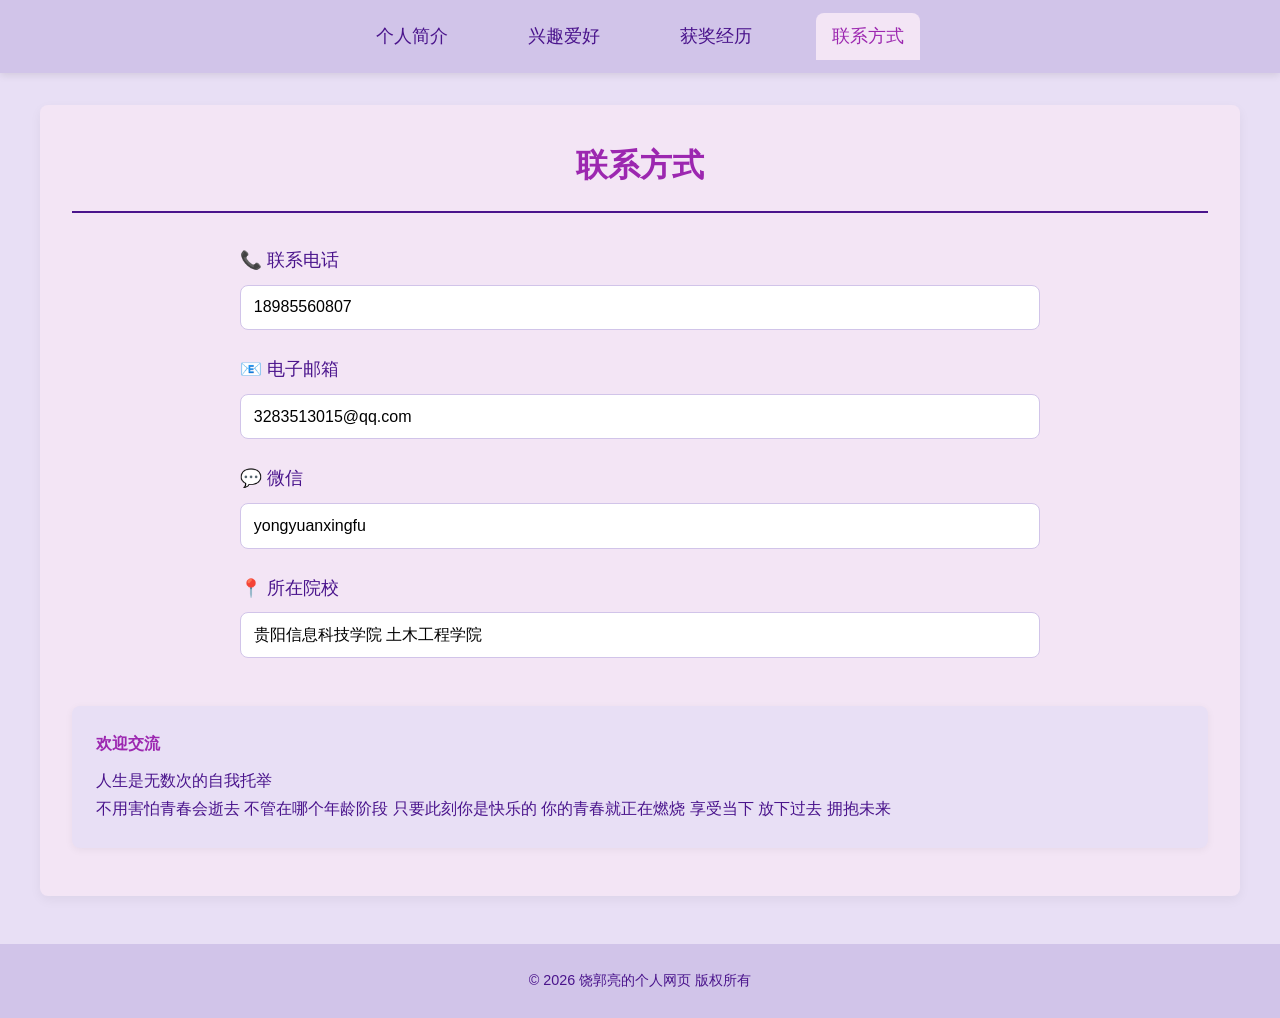
<file: 联系方式.html>
<!DOCTYPE html>
<html lang="zh-CN">
<head>
    <meta charset="UTF-8">
    <meta name="viewport" content="width=device-width, initial-scale=1.0">
    <title>联系方式</title>
    <link rel="stylesheet" href="style.css">
</head>
<body>
    <!-- 顶部导航栏 -->
    <header class="header">
        <nav class="nav-bar">
            <a href="个人简介.html" class="nav-item">个人简介</a>
            <a href="兴趣爱好.html" class="nav-item">兴趣爱好</a>
            <a href="获奖经历.html" class="nav-item">获奖经历</a>
            <a href="联系方式.html" class="nav-item active">联系方式</a>
        </nav>
    </header>

    <!-- 主体内容：联系方式 -->
    <main class="page-content">
        <!-- 页面标题 -->
        <h1 class="page-title">联系方式</h1>

        <!-- 联系信息展示区 -->
        <div class="message-form">
            <div class="form-group">
                <label>📞 联系电话</label>
                <input type="text" value="18985560807" readonly>
            </div>
            <div class="form-group">
                <label>📧 电子邮箱</label>
                <input type="text" value="3283513015@qq.com" readonly>
            </div>
            <div class="form-group">
                <label>💬 微信</label>
                <input type="text" value="yongyuanxingfu" readonly>
            </div>
            <div class="form-group">
                <label>📍 所在院校</label>
                <input type="text" value="贵阳信息科技学院 土木工程学院" readonly>
            </div>
        </div>

        <!-- 个人寄语展示区 -->
        <div class="message-list">
            <div class="message-item">
                <h4>欢迎交流</h4>
                <p>人生是无数次的自我托举</p>
                <p>不用害怕青春会逝去 不管在哪个年龄阶段 只要此刻你是快乐的 你的青春就正在燃烧 享受当下 放下过去 拥抱未来</p>
            </div>
        </div>
    </main>

    <!-- 底部版权信息 -->
    <footer class="footer">
        <p>© 2026 饶郭亮的个人网页 版权所有</p>
    </footer>
</body>
</html>
</file>
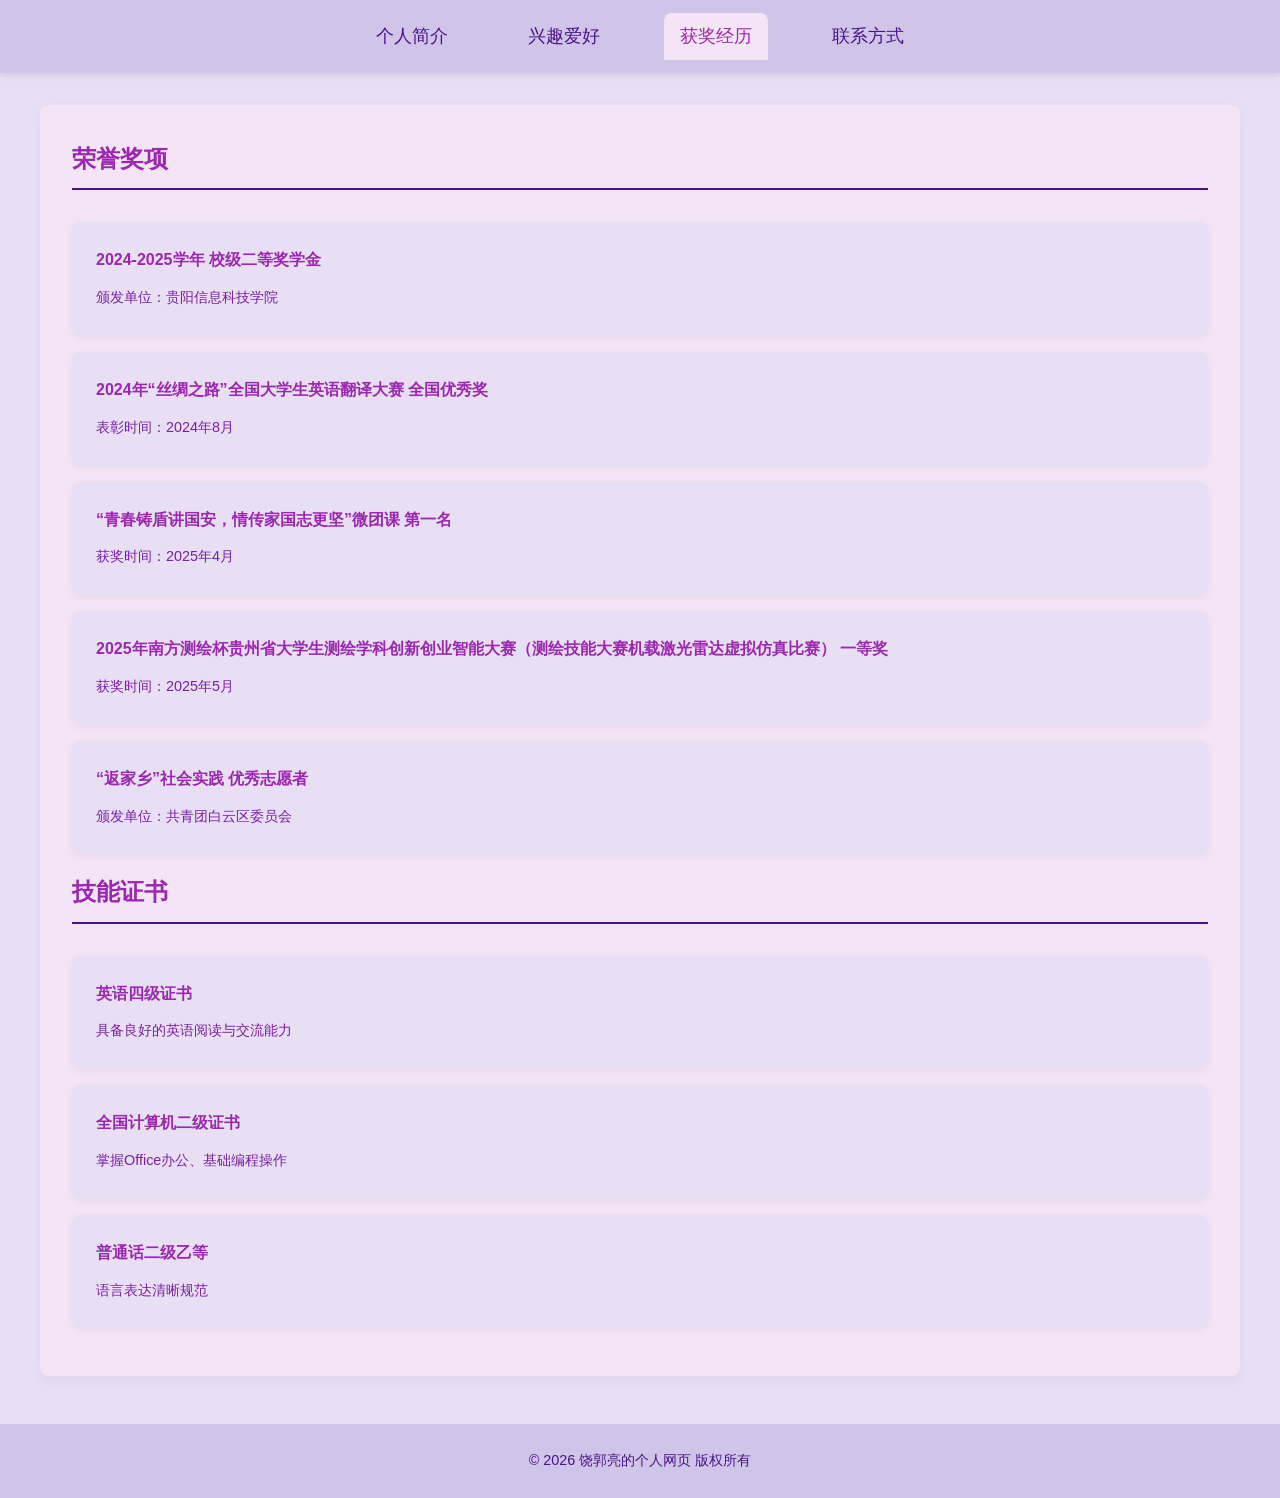
<file: 获奖经历.html>
<!DOCTYPE html>
<html lang="zh-CN">
<head>
    <meta charset="UTF-8">
    <meta name="viewport" content="width=device-width, initial-scale=1.0">
    <title>获奖经历</title>
    <link rel="stylesheet" href="style.css">
</head>
<body>
    <!-- 顶部导航栏 -->
    <header class="header">
        <nav class="nav-bar">
            <a href="个人简介.html" class="nav-item">个人简介</a>
            <a href="兴趣爱好.html" class="nav-item">兴趣爱好</a>
            <a href="获奖经历.html" class="nav-item active">获奖经历</a>
            <a href="联系方式.html" class="nav-item">联系方式</a>
        </nav>
    </header>

    <!-- 主体内容：获奖与证书 -->
    <main class="page-content">
        <!-- 荣誉奖项板块 -->
        <section class="hobby-module">
            <h2 class="section-title">荣誉奖项</h2>
            
            <div class="message-item">
                <h4>2024-2025学年 校级二等奖学金</h4>
                <span>颁发单位：贵阳信息科技学院</span>
            </div>
            
            <div class="message-item">
                <h4>2024年“丝绸之路”全国大学生英语翻译大赛 全国优秀奖</h4>
                <span>表彰时间：2024年8月</span>
            </div>
            <div class="message-item">
                <h4>“青春铸盾讲国安，情传家国志更坚”微团课 第一名</h4>
                <span>获奖时间：2025年4月</span>
            </div>
            <div class="message-item">
                <h4>2025年南方测绘杯贵州省大学生测绘学科创新创业智能大赛（测绘技能大赛机载激光雷达虚拟仿真比赛） 一等奖</h4>
                <span>获奖时间：2025年5月</span>
            </div>
            <div class="message-item">
                <h4>“返家乡”社会实践 优秀志愿者</h4>
                <span>颁发单位：共青团白云区委员会</span>
            </div>
        </section>

        <!-- 技能证书板块 -->
        <section class="hobby-module">
            <h2 class="section-title">技能证书</h2>

            <div class="message-item">
                <h4>英语四级证书</h4>
                <span>具备良好的英语阅读与交流能力</span>
            </div>
            <div class="message-item">
                <h4>全国计算机二级证书</h4>
                <span>掌握Office办公、基础编程操作</span>
            </div>
            <div class="message-item">
                <h4>普通话二级乙等</h4>
                <span>语言表达清晰规范</span>
            </div>
        </section>
    </main>

    <!-- 底部版权信息 -->
    <footer class="footer">
        <p>© 2026 饶郭亮的个人网页 版权所有</p>
    </footer>
</body>
</html>
</file>
<file: style.css>
/* 全局样式重置 */
* {
    margin: 0;
    padding: 0;
    box-sizing: border-box;
    font-family: "Microsoft YaHei", sans-serif;
}

/* 页面整体样式 */
body {
    background-color: #e8dff5;
    color: #4a148c;
    line-height: 1.8;
    scroll-behavior: smooth;
}

/* 头部导航栏样式 */
.header {
    background-color: #d1c4e9;
    padding: 0.8rem 0;
    box-shadow: 0 2px 8px rgba(0,0,0,0.1);
    position: sticky;
    top: 0;
    z-index: 99;
}

/* 导航菜单布局 */
.nav-bar {
    max-width: 1200px;
    margin: 0 auto;
    display: flex;
    justify-content: center;
    gap: 3rem;
}

/* 导航按钮样式 */
.nav-item {
    text-decoration: none;
    color: #4a148c;
    font-size: 1.1rem;
    font-weight: 500;
    padding: 0.5rem 1rem;
    border-radius: 8px 8px 0 0;
    transition: all 0.3s ease;
}

/* 导航高亮/hover效果 */
.nav-item:hover, .nav-item.active {
    background-color: #f3e5f5;
    color: #9c27b0;
}

/* 主体内容容器样式 */
.main-content, .page-content {
    max-width: 1200px;
    margin: 2rem auto;
    padding: 0 2rem;
    background-color: #f3e5f5;
    border-radius: 8px;
    padding: 2rem;
    box-shadow: 0 4px 12px rgba(0,0,0,0.05);
}

/* 板块小标题样式 */
.section-title {
    font-size: 1.5rem;
    color: #9c27b0;
    border-bottom: 2px solid #4a148c;
    padding-bottom: 0.5rem;
    margin-bottom: 2rem;
}

/* 页面大标题样式 */
.page-title {
    font-size: 2rem;
    color: #9c27b0;
    text-align: center;
    margin-bottom: 2rem;
    border-bottom: 2px solid #4a148c;
    padding-bottom: 1rem;
}

/* 个人简介布局 */
.intro-container {
    display: flex;
    align-items: center;
    gap: 4rem;
    justify-content: center;
    flex-wrap: wrap;
}

/* 头像样式 +  hover动效 */
.avatar-box .avatar {
    width: 200px;
    height: 200px;
    border-radius: 50%;
    object-fit: cover;
    border: 5px solid #d1c4e9;
    box-shadow: 0 4px 12px rgba(0,0,0,0.1);
    transition: transform 0.3s ease;
}
.avatar-box .avatar:hover {
    transform: scale(1.05);
}

/* 个人信息文字样式 */
.info-box p {
    font-size: 1.1rem;
    margin-bottom: 0.8rem;
    color: #4a148c;
}

/* 照片墙网格布局 */
.gallery-grid {
    display: grid;
    grid-template-columns: repeat(4, 1fr);
    gap: 1.5rem;
}

/* 照片卡片悬浮动效 */
.gallery-item {
    border-radius: 8px;
    overflow: hidden;
    box-shadow: 0 4px 12px rgba(0,0,0,0.08);
    transition: transform 0.3s ease;
}
.gallery-item:hover {
    transform: translateY(-8px);
}

/* 照片图片样式 */
.gallery-img {
    width: 100%;
    height: 200px;
    object-fit: cover;
    display: block;
}

/* 歌手/影视 卡片布局 */
.singer-box, .movie-box {
    display: flex;
    justify-content: center;
    gap: 4rem;
    flex-wrap: wrap;
    margin-bottom: 3rem;
}

/* 歌手/影视 单个卡片 */
.singer-item, .movie-item {
    text-align: center;
    width: 300px;
}

/* 歌手/影视 图片样式 */
.singer-img, .movie-img {
    width: 250px;
    height: 250px;
    border-radius: 12px;
    object-fit: cover;
    border: 4px solid #d1c4e9;
    box-shadow: 0 4px 12px rgba(0,0,0,0.1);
    margin-bottom: 1rem;
    transition: transform 0.3s ease;
}
.singer-img:hover, .movie-img:hover {
    transform: scale(1.05);
}

/* 歌手/影视 文字样式 */
.singer-item h3, .movie-item h3 {
    color: #9c27b0;
    font-size: 1.2rem;
    margin-bottom: 0.5rem;
}
.singer-item p, .movie-item p {
    font-size: 1rem;
    color: #4a148c;
    margin-bottom: 1rem;
}

/* 联系方式表单布局 */
.message-form {
    max-width: 800px;
    margin: 0 auto;
}
.form-group {
    margin-bottom: 1.5rem;
}
.form-group label {
    display: block;
    margin-bottom: 0.5rem;
    color: #4a148c;
    font-size: 1.1rem;
}
.form-group input, .form-group textarea {
    width: 100%;
    padding: 0.8rem;
    border: 1px solid #d1c4e9;
    border-radius: 8px;
    font-size: 1rem;
    resize: none;
}

/* 提交按钮样式 */
.submit-btn {
    padding: 0.8rem 2rem;
    background-color: #ba68c8;
    color: white;
    border: none;
    border-radius: 8px;
    font-size: 1.1rem;
    cursor: pointer;
    transition: background 0.3s ease;
}
.submit-btn:hover {
    background-color: #9c27b0;
}

/* 获奖/寄语 列表样式 */
.message-list {
    margin-top: 3rem;
}
.message-item {
    background-color: #e8dff5;
    padding: 1.5rem;
    border-radius: 8px;
    margin-bottom: 1rem;
    box-shadow: 0 2px 8px rgba(0,0,0,0.05);
}
.message-item h4 {
    color: #9c27b0;
    margin-bottom: 0.5rem;
}
.message-item span {
    font-size: 0.9rem;
    color: #7b1fa2;
}

/* 底部版权样式 */
.footer {
    background-color: #d1c4e9;
    text-align: center;
    padding: 1.5rem 0;
    margin-top: 3rem;
    color: #4a148c;
    font-size: 0.9rem;
}
</file>
